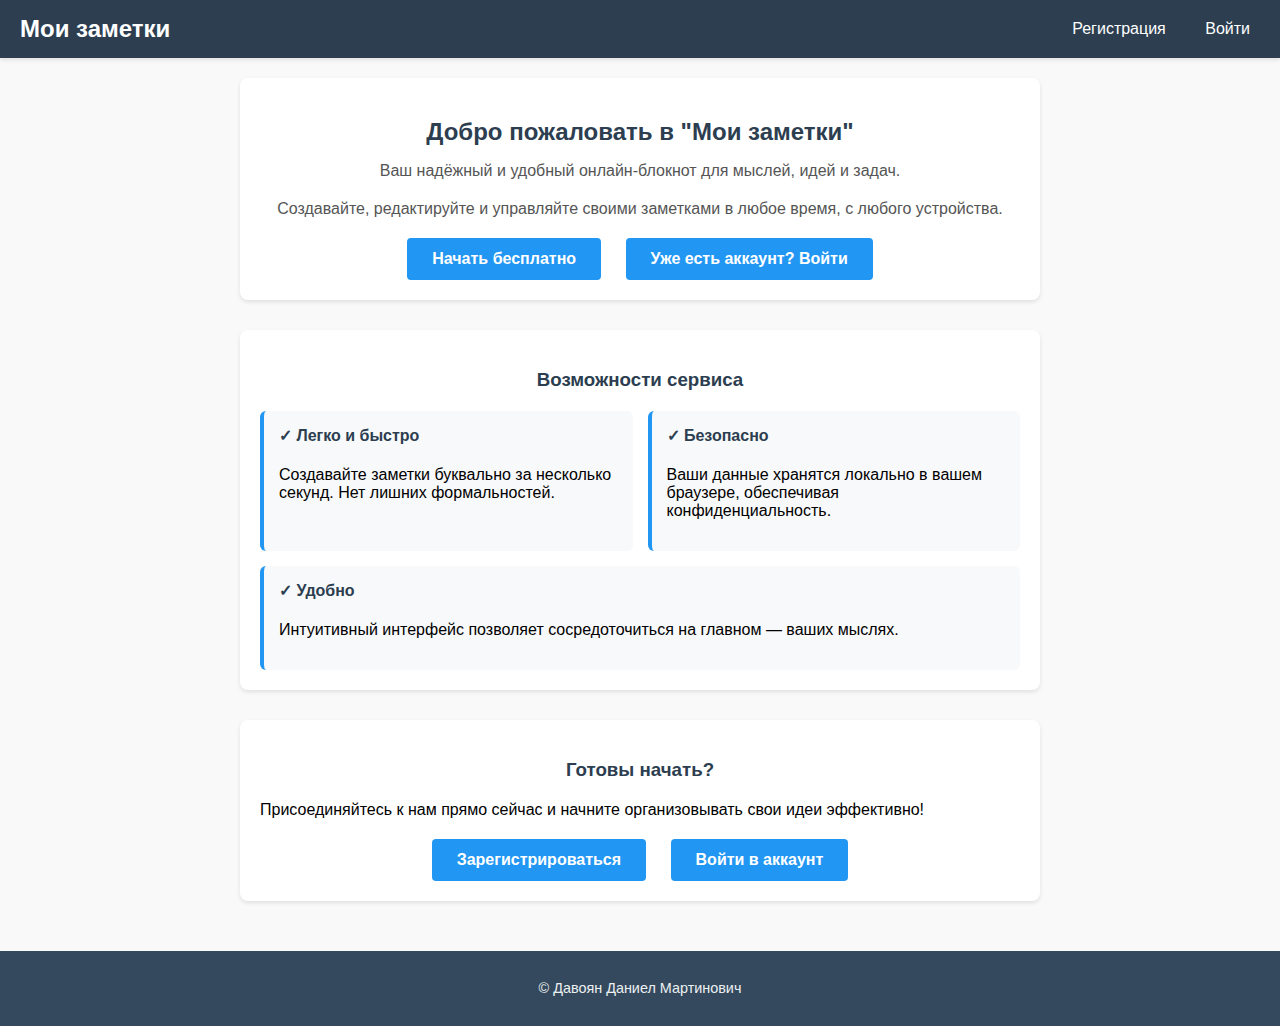
<file: index.html>
<!DOCTYPE html>
<html lang="ru">

<head>
  <meta charset="UTF-8">
  <meta name="viewport" content="width=device-width, initial-scale=1.0">
  <title>Мои заметки - Бесплатный онлайн-блокнот</title>
  <link rel="stylesheet" href="styles/style.css">
</head>

<body>
  <header>
    <h1>Мои заметки</h1>
    <nav>
 
      
 
      <a href="pages/reg.html">Регистрация</a>
      <a href="pages/auth.html">Войти</a>
    </nav>
  </header>

  <main>
    <section class="hero">
      <h2>Добро пожаловать в "Мои заметки"</h2>
      <p>Ваш надёжный и удобный онлайн-блокнот для мыслей, идей и задач.</p>
      <p>Создавайте, редактируйте и управляйте своими заметками в любое время, с любого устройства.</p>
      <div class="landing-buttons">
        <a href="pages/reg.html">Начать бесплатно</a>
        <a href="pages/auth.html">Уже есть аккаунт? Войти</a>
      </div>
    </section>

    <section class="features">
      <h3>Возможности сервиса</h3>
      <div class="feature-list">
        <div class="feature">
          <h4>✓ Легко и быстро</h4>
          <p>Создавайте заметки буквально за несколько секунд. Нет лишних формальностей.</p>
        </div>
        <div class="feature">
          <h4>✓ Безопасно</h4>
          <p>Ваши данные хранятся локально в вашем браузере, обеспечивая конфиденциальность.</p>
        </div>
        <div class="feature">
          <h4>✓ Удобно</h4>
          <p>Интуитивный интерфейс позволяет сосредоточиться на главном — ваших мыслях.</p>
        </div>
      </div>
    </section>

    <section class="cta">
      <h3>Готовы начать?</h3>
      <p>Присоединяйтесь к нам прямо сейчас и начните организовывать свои идеи эффективно!</p>
      <div class="landing-buttons">
        <a href="pages/reg.html">Зарегистрироваться</a>
        <a href="pages/auth.html">Войти в аккаунт</a>
      </div>
    </section>
  </main>

  <footer>
    <p>&copy; Давоян Даниел Мартинович</p>
  </footer>
  <script src="scripts/script.js"></script>  
</body>

</html>
</file>
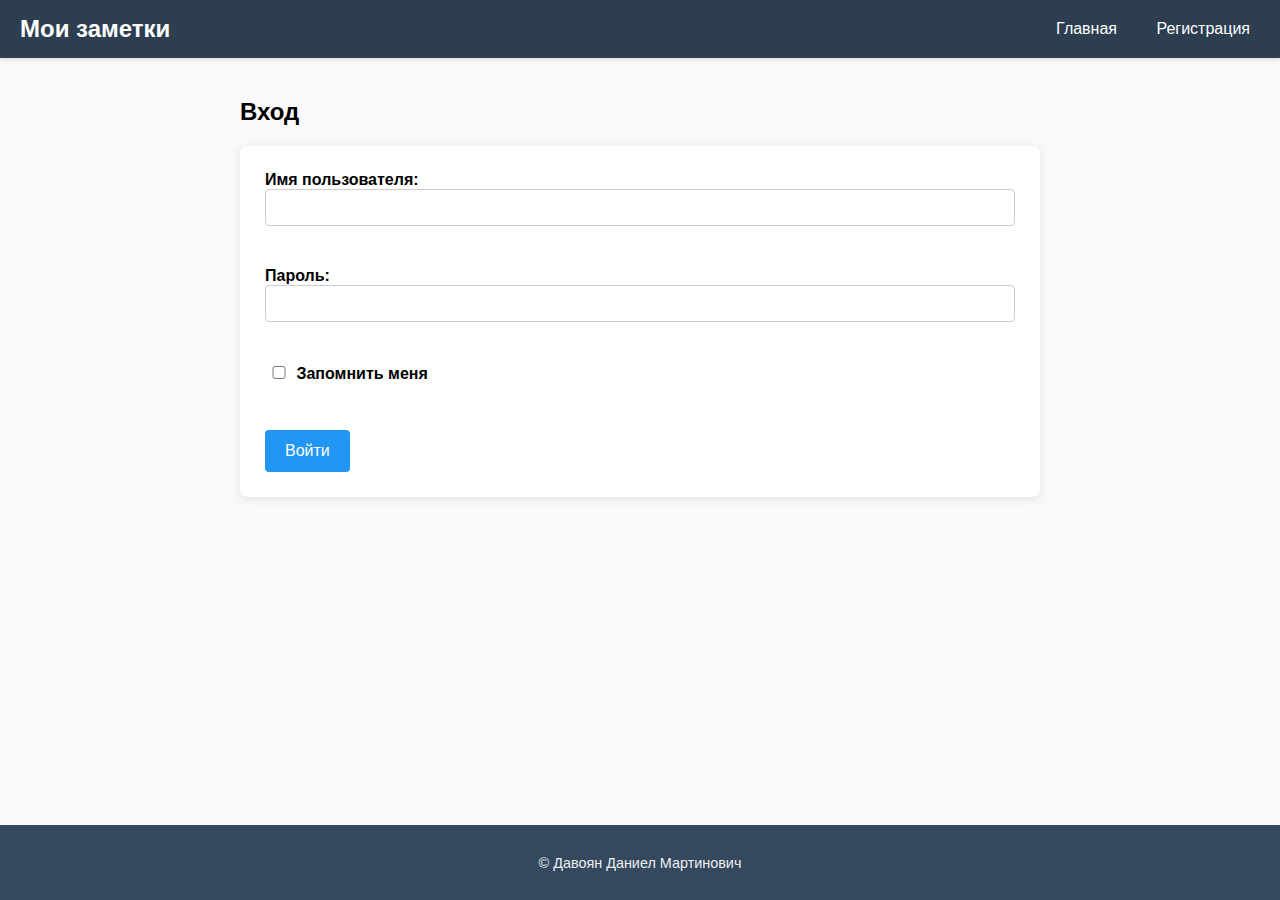
<file: pages/auth.html>
<!DOCTYPE html>
<html lang="ru">

<head>
  <meta charset="UTF-8">
  <meta name="viewport" content="width=device-width, initial-scale=1.0">
  <title>Вход</title>
  <link rel="stylesheet" href="../styles/style.css">
</head>

<body>
  <header>
    <h1>Мои заметки</h1>
    <nav>
      <a href="../index.html">Главная</a> 
      <a href="reg.html">Регистрация</a>
    </nav>
  </header>

  <main>
    <h2>Вход</h2>
    <form id="loginForm">
      <label for="loginUsername">Имя пользователя:<br>
        <input type="text" id="loginUsername" name="username" required>
      </label><br>

      <label for="loginPassword">Пароль:<br>
        <input type="password" id="loginPassword" name="password" required>
      </label><br>

      <label>
        <input style="width: 20px;" type="checkbox" id="rememberMeCheckbox"> Запомнить меня
      </label><br>
      <button type="submit">Войти</button>
    </form>

  </main>

  <footer>
    <p>&copy; Давоян Даниел Мартинович</p>
  </footer>
  <script src="../scripts/script.js"></script>
</body>

</html>
</file>
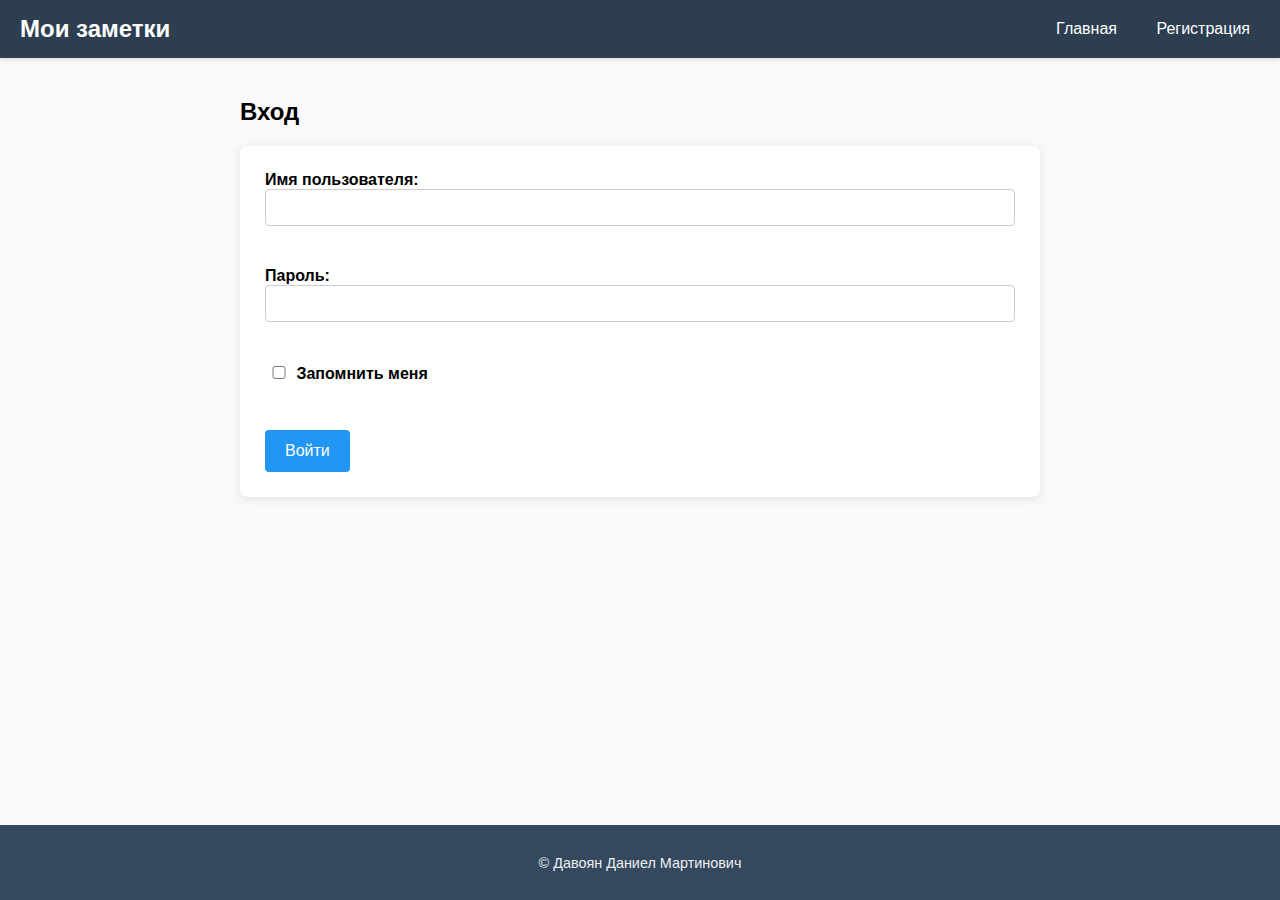
<file: pages/notes.html>
<!DOCTYPE html>
<html lang="ru">

<head>
  <meta charset="UTF-8">
  <meta name="viewport" content="width=device-width, initial-scale=1.0">
  <title>Мои заметки</title>
  <link rel="stylesheet" href="../styles/style.css">
</head>

<body>
  <header>
    <h1>Мои заметки</h1>
    <nav>
  
      <a href="user.html">Профиль</a>
      <a href="#" id="logoutLink2">Выйти</a>
    </nav>
  </header>

  <main>
    <h2>Добавить заметку</h2>
    <form id="noteForm">
      <textarea id="noteText" name="noteText" placeholder="Введите заметку..." rows="4" required></textarea><br>
      <button type="submit">Добавить заметку</button>
    </form>

    <h2>Список заметок:</h2>
    <ul id="notesList"></ul>
  </main>

  <footer>
    <p>&copy; Давоян Даниел Мартинович</p>
  </footer>
  <script src="../scripts/script.js"></script>
</body>

</html>
</file>
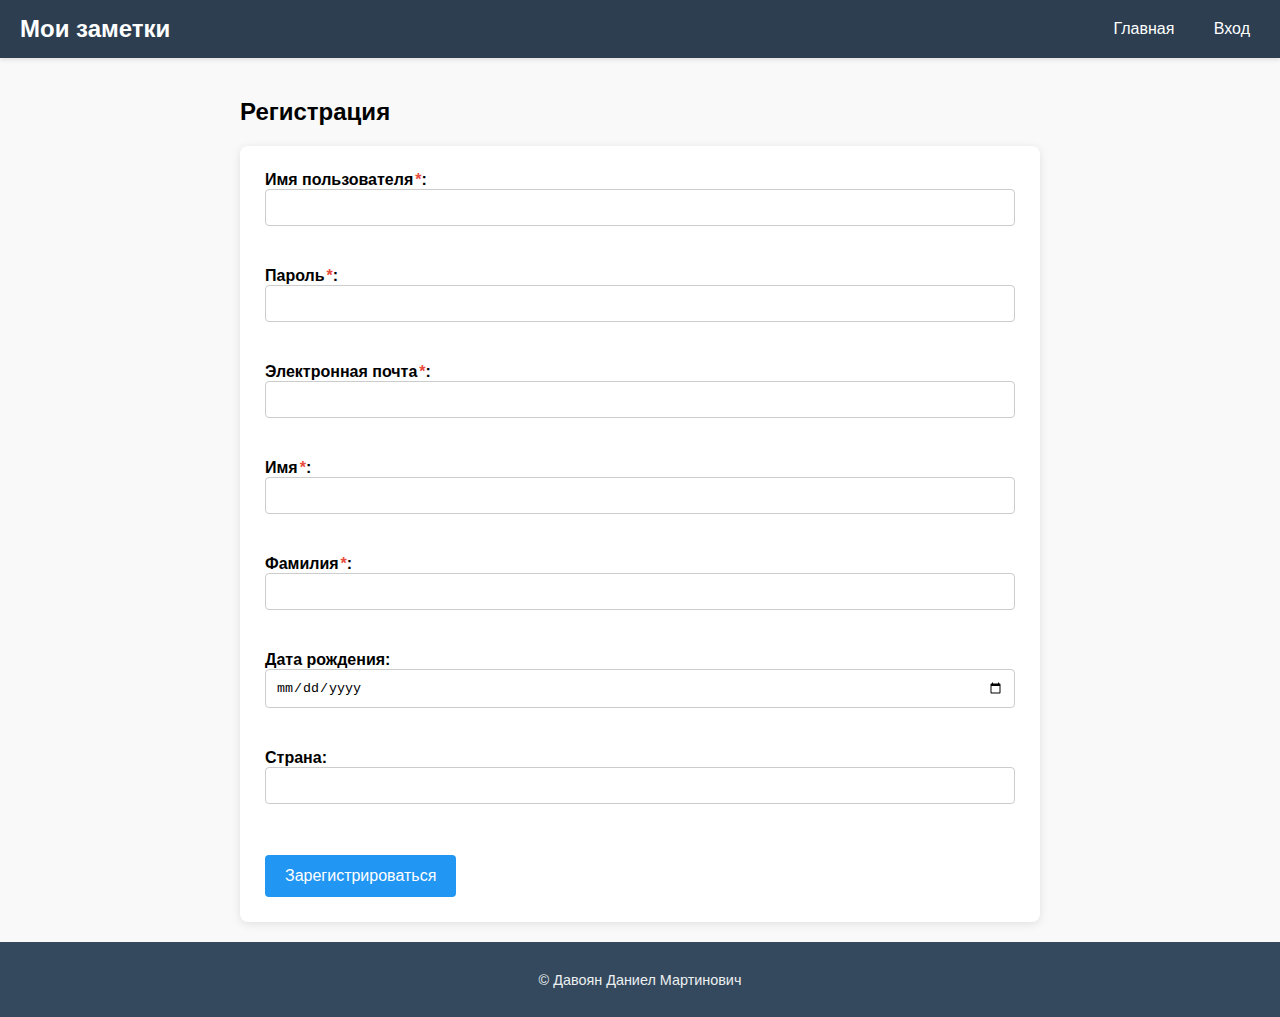
<file: pages/reg.html>
<!DOCTYPE html>
<html lang="ru">

<head>
  <meta charset="UTF-8">
  <meta name="viewport" content="width=device-width, initial-scale=1.0">
  <title>Регистрация</title>
  <link rel="stylesheet" href="../styles/style.css">
</head>

<body>
  <header>
    <h1>Мои заметки</h1>
    <nav>
      <a href="../index.html">Главная</a>
      <a href="auth.html">Вход</a>
 
    </nav>
  </header>

  <main>
    <h2>Регистрация</h2>
    <form id="registerForm">
      <label for="regUsername">Имя пользователя<span class="required-asterisk">*</span>:<br>
        <input type="text" id="regUsername" name="username" required>
      </label><br>

      <label for="regPassword">Пароль<span class="required-asterisk">*</span>:<br>
        <input type="password" id="regPassword" name="password" required>
      </label><br>

      <label for="regEmail">Электронная почта<span class="required-asterisk">*</span>:<br>
        <input type="email" id="regEmail" name="email" required>
      </label><br>

      <label for="regFirstName">Имя<span class="required-asterisk">*</span>:<br>
        <input type="text" id="regFirstName" name="firstName" required>
      </label><br>

      <label for="regLastName">Фамилия<span class="required-asterisk">*</span>:<br>
        <input type="text" id="regLastName" name="lastName" required>
      </label><br>

      <label for="regBirthDate">Дата рождения:<br>
        <input type="date" id="regBirthDate" name="birthDate">
      </label><br>

      <label for="regCountry">Страна:<br>
        <input type="text" id="regCountry" name="country">
      </label><br>

      <button type="submit">Зарегистрироваться</button>
    </form>

  </main>

  <footer>
    <p>&copy; Давоян Даниел Мартинович</p>
  </footer>
  <script src="../scripts/script.js"></script>
</body>

</html>
</file>
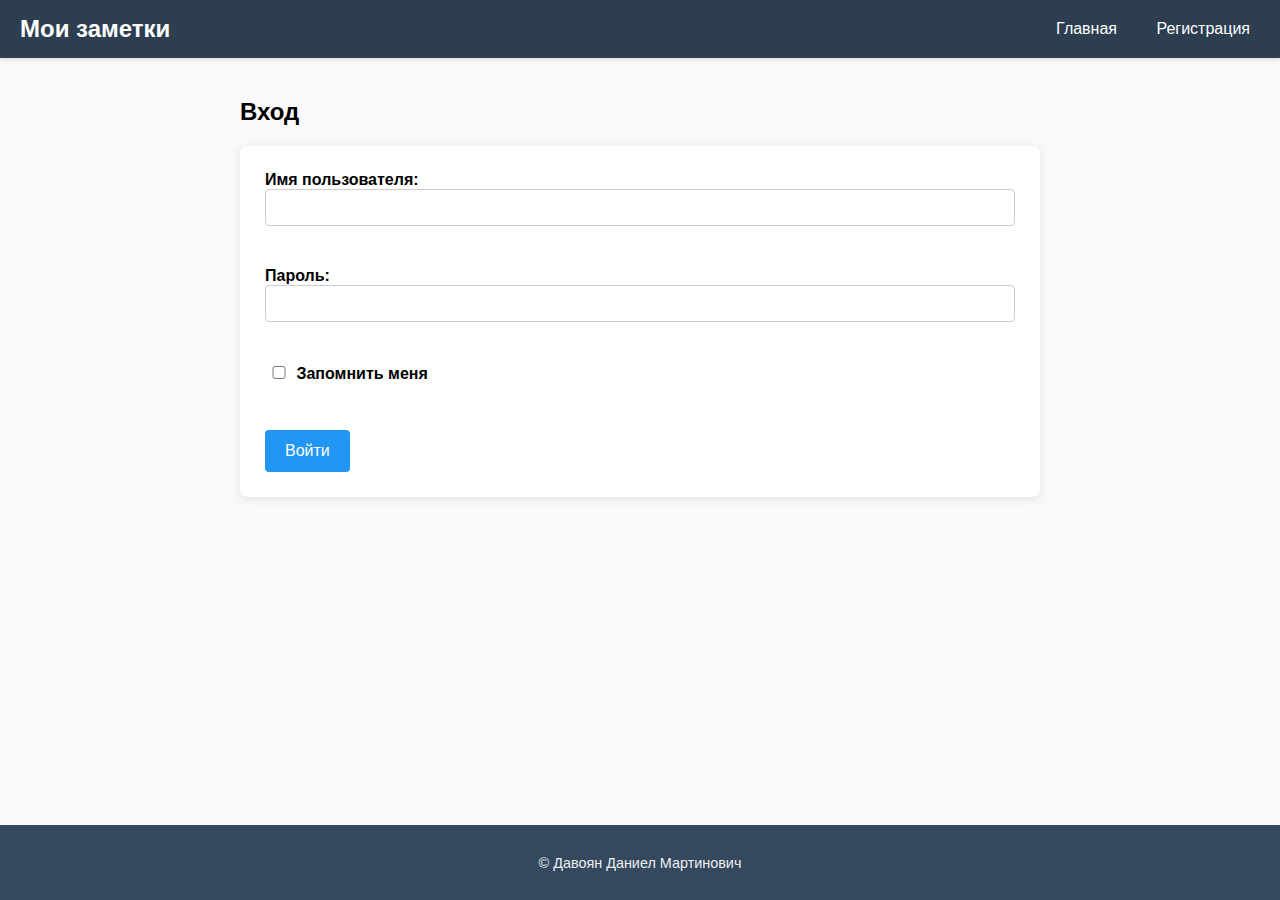
<file: pages/user.html>
<!DOCTYPE html>
<html lang="ru">

<head>
  <meta charset="UTF-8">
  <meta name="viewport" content="width=device-width, initial-scale=1.0">
  <title>Профиль</title>
  <link rel="stylesheet" href="../styles/style.css">
</head>

<body>
  <header>
    <h1>Мои заметки</h1>
    <nav> 
      <a href="notes.html">Заметки</a>
      <a href="#" id="logoutLink">Выйти</a>
    </nav>
  </header>

  <main>
    <h2>Ваш профиль</h2>
    <div id="profileView">
      <p>Имя пользователя: <strong id="profileUsername">—</strong></p>
      <p>Имя: <strong id="profileFirstName">—</strong></p>
      <p>Фамилия: <strong id="profileLastName">—</strong></p>
      <p>Электронная почта: <strong id="profileEmail">—</strong></p>
      <p>Дата рождения: <strong id="profileBirthDate">—</strong></p>
      <p>Страна: <strong id="profileCountry">—</strong></p>

      <button id="editProfileBtn">Редактировать профиль</button>
 
    </div>

    <div id="profileEdit" style="display: none;">
      <h3>Редактирование профиля</h3>
      <form id="profileEditForm">
        <label for="editUsername">Имя пользователя:<br>
          <input type="text" id="editUsername" name="username" disabled>
        </label><br>

        <label for="editFirstName">Имя:<br>
          <input type="text" id="editFirstName" name="firstName" required>
        </label><br>

        <label for="editLastName">Фамилия:<br>
          <input type="text" id="editLastName" name="lastName" required>
        </label><br>

        <label for="editEmail">Электронная почта:<br>
          <input type="email" id="editEmail" name="email" required>
        </label><br>

        <label for="editBirthDate">Дата рождения:<br>
          <input type="date" id="editBirthDate" name="birthDate" min="1900-01-01" max="2025-10-01">
        </label><br>

        <label for="editCountry">Страна:<br>
          <input type="text" id="editCountry" name="country">
        </label><br>

   
        <button type="button" id="resetEditBtn">Сброс</button>
        <button type="submit">Сохранить изменения</button>
        <button type="button" id="cancelEditBtn">Отмена</button>
      </form>
    </div>
  </main>

  <footer>
    <p>&copy; Давоян Даниел Мартинович</p>
  </footer>
  <script src="../scripts/script.js"></script>
</body>

</html>
</file>
<file: styles/style.css>
/* --- ОБЩИЕ СТИЛИ --- */
body {
  font-family: Arial, sans-serif;
  margin: 0;
  padding: 0;
  background: #f9f9f9;
  display: flex;
  flex-direction: column;
  min-height: 100vh;
  /* Высота страницы минимум 100% высоты вьюпорта */
}

/* --- ШАПКА --- */
header {
  background: #2c3e50;
  color: white;
  padding: 15px 20px;
  display: flex;
  justify-content: space-between;
  align-items: center;
  box-shadow: 0 2px 4px rgba(0, 0, 0, 0.1);
}

header h1 {
  margin: 0;
  font-size: 1.5em;
}

header nav a {
  color: white;
  text-decoration: none;
  margin-left: 15px;
  padding: 5px 10px;
  border-radius: 3px;
}

header nav a:hover {
  background: rgba(255, 255, 255, 0.1);
}

/* --- ОСНОВНОЙ КОНТЕНТ --- */
main {
  flex: 1;
  /* Растягиваем на оставшееся место */
  padding: 20px;
  max-width: 800px;
  /* Увеличим ширину для лучшего отображения контента */
  margin: 0 auto;
  /* Центрируем */
  width: 100%;
}

/* --- СТИЛИ СЕКЦИЙ ЛЕНДИНГА --- */
.hero,
.features,
.cta {
  margin-bottom: 30px;
  padding: 20px;
  background: white;
  border-radius: 8px;
  box-shadow: 0 2px 4px rgba(0, 0, 0, 0.1);
}

.hero h2 {
  color: #2c3e50;
  text-align: center;
  margin-bottom: 15px;
}

.hero p {
  text-align: center;
  margin-bottom: 20px;
  color: #555;
}

.features h3,
.cta h3 {
  color: #2c3e50;
  text-align: center;
  margin-bottom: 20px;
}

.feature-list {
  display: flex;
  flex-wrap: wrap;
  justify-content: space-around;
  gap: 15px;
}

.feature {
  flex: 1;
  min-width: 250px;
  /* Минимальная ширина для карточек */
  padding: 15px;
  background: #f8f9fa;
  border-radius: 6px;
  border-left: 4px solid #2196F3;
}

.feature h4 {
  margin-top: 0;
  color: #2c3e50;
}

/* --- ФУТЕР --- */
footer {
  background: #34495e;
  color: #ecf0f1;
  text-align: center;
  padding: 15px 0;
  margin-top: auto;
  /* Прижимаем к низу */
  font-size: 0.9em;
}

/* --- СТИЛИ ФОРМ --- */
form {
  background: white;
  padding: 25px;
  border-radius: 8px;
  box-shadow: 0 2px 10px rgba(0, 0, 0, 0.1);
  margin-top: 20px;
}

form label {
  display: block;
  margin-bottom: 8px;
  font-weight: bold;
}

form input,
form textarea {
  width: 100%;
  padding: 10px;
  margin-bottom: 15px;
  border: 1px solid #ccc;
  border-radius: 4px;
  box-sizing: border-box;
  /* Учитываем padding в ширине */
}

/* --- СТИЛИ ОБЯЗАТЕЛЬНЫХ ПОЛЕЙ --- */
/* Стиль для звёздочки обязательного поля */
.required-asterisk {
  color: #e74c3c;
  /* Красный цвет */
  font-weight: bold;
  margin-left: 2px;
  /* Небольшой отступ от текста */
}

/* --- СТИЛИ КНОПОК В ФОРМЕ --- */
form button {
  /* Общие стили для всех кнопок в форме */
  border: none;
  padding: 12px 20px;
  border-radius: 4px;
  cursor: pointer;
  font-size: 1em;
  margin-right: 10px;
  /* Отступ справа */
  margin-top: 10px;
  /* Отступ сверху */
  background: #2196F3;
  /* Синий */
  color: white;
}

form button:hover {
  background: #1976D2;
  /* Темнее при наведении */
}

/* --- ИНДИВИДУАЛЬНЫЕ СТИЛИ КНОПОК --- */

/* Кнопка "Сохранить изменения" */
#profileEditForm button[type="submit"] {
  background: #4CAF50;
  /* Зелёный */
  color: white;
}

#profileEditForm button[type="submit"]:hover {
  background: #45a049;
  /* Темнее при наведении */
}

/* Кнопка "Отмена" */
#cancelEditBtn {
  background: #f44336;
  /* Красный */
  color: white;
}

#cancelEditBtn:hover {
  background: #d32f2f;
  /* Темнее при наведении */
}

/* Кнопка "Сброс" */
#resetEditBtn {
  background: #ff9800;
  /* Оранжевый */
  color: white;
}

#resetEditBtn:hover {
  background: #f57c00;
  /* Темнее при наведении */
}

/* --- СТИЛИ КНОПКИ РЕДАКТИРОВАТЬ ПРОФИЛЬ (вне формы) --- */
#editProfileBtn {
  background: #4CAF50;
  /* Зелёный */
  color: white;
  border: none;
  padding: 12px 20px;
  border-radius: 4px;
  cursor: pointer;
  font-size: 1em;
  margin-top: 10px;
  /* Отступ сверху */
  display: inline-block;
  /* Чтобы кнопка не растягивалась на всю ширину */
}

#editProfileBtn:hover {
  background: #45a049;
  /* Темнее при наведении */
}

/* --- СТИЛИ ДЛЯ СТРАНИЦЫ ЗАМЕТОК --- */
#notesList {
  list-style: none;
  padding: 0;
}

#notesList li {
  background: white;
  margin: 10px 0;
  padding: 15px;
  border-radius: 4px;
  box-shadow: 0 1px 3px rgba(0, 0, 0, 0.1);
  position: relative;
}

.delete-btn {
  float: right;
  color: #e74c3c;
  cursor: pointer;
  font-weight: bold;
  font-size: 1.2em;
  line-height: 1;
}

.delete-btn:hover {
  color: #c0392b;
}

/* --- СТИЛИ ДЛЯ ПРОФИЛЯ --- */
#profileView,
#profileEdit {
  background: white;
  padding: 20px;
  border-radius: 8px;
  box-shadow: 0 2px 4px rgba(0, 0, 0, 0.1);
  margin-bottom: 20px;
}

#profileView p {
  margin: 10px 0;
  padding: 8px;
  border-bottom: 1px solid #eee;
}

 
/* --- СТИЛИ ДЛЯ ЛЕНДИНГА (кнопки призыва к действию) --- */
.landing-buttons {
  text-align: center;
  margin-top: 20px;
}

.landing-buttons a {
  display: inline-block;
  padding: 12px 25px;
  margin: 0 10px;
  background: #2196F3;
  /* Синий цвет для кнопок на лендинге */
  color: white;
  text-decoration: none;
  border-radius: 4px;
  font-weight: bold;
}

.landing-buttons a:hover {
  background: #1976D2;
  /* Темнее при наведении */
}
</file>
